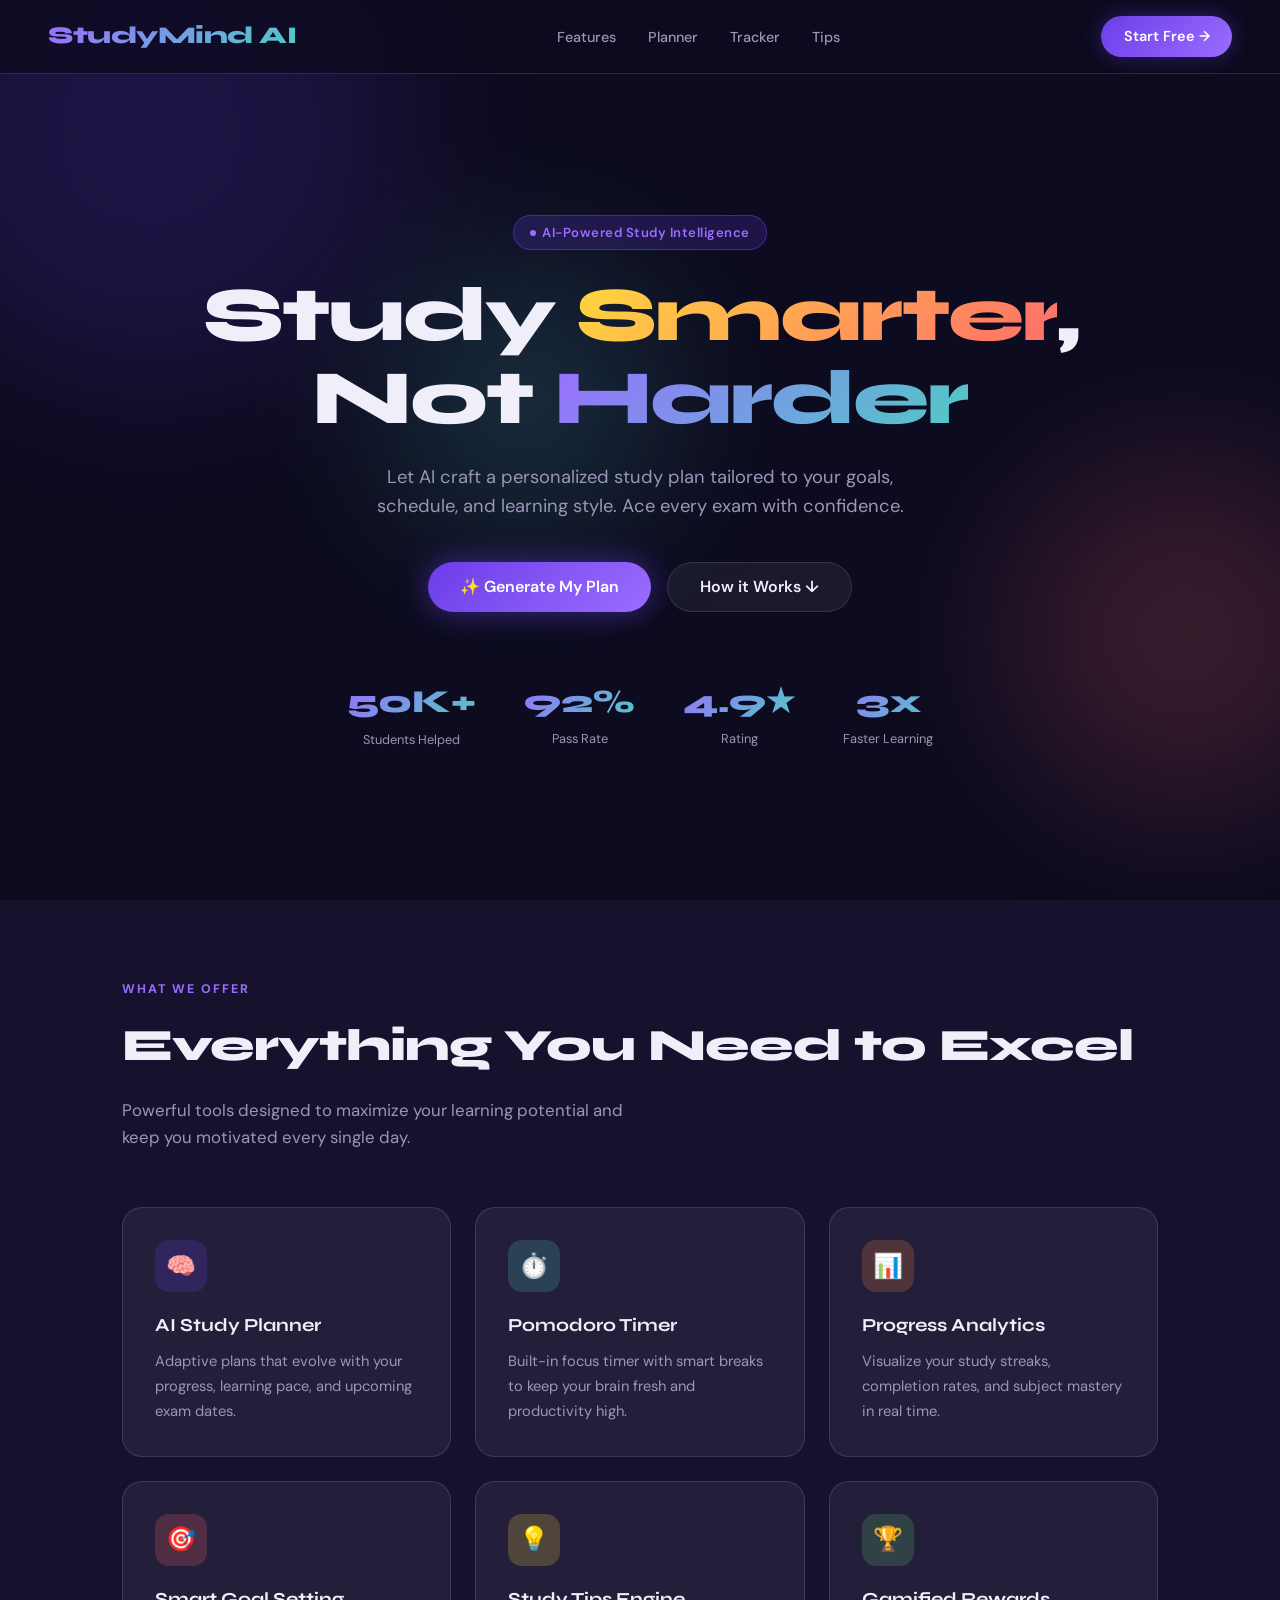
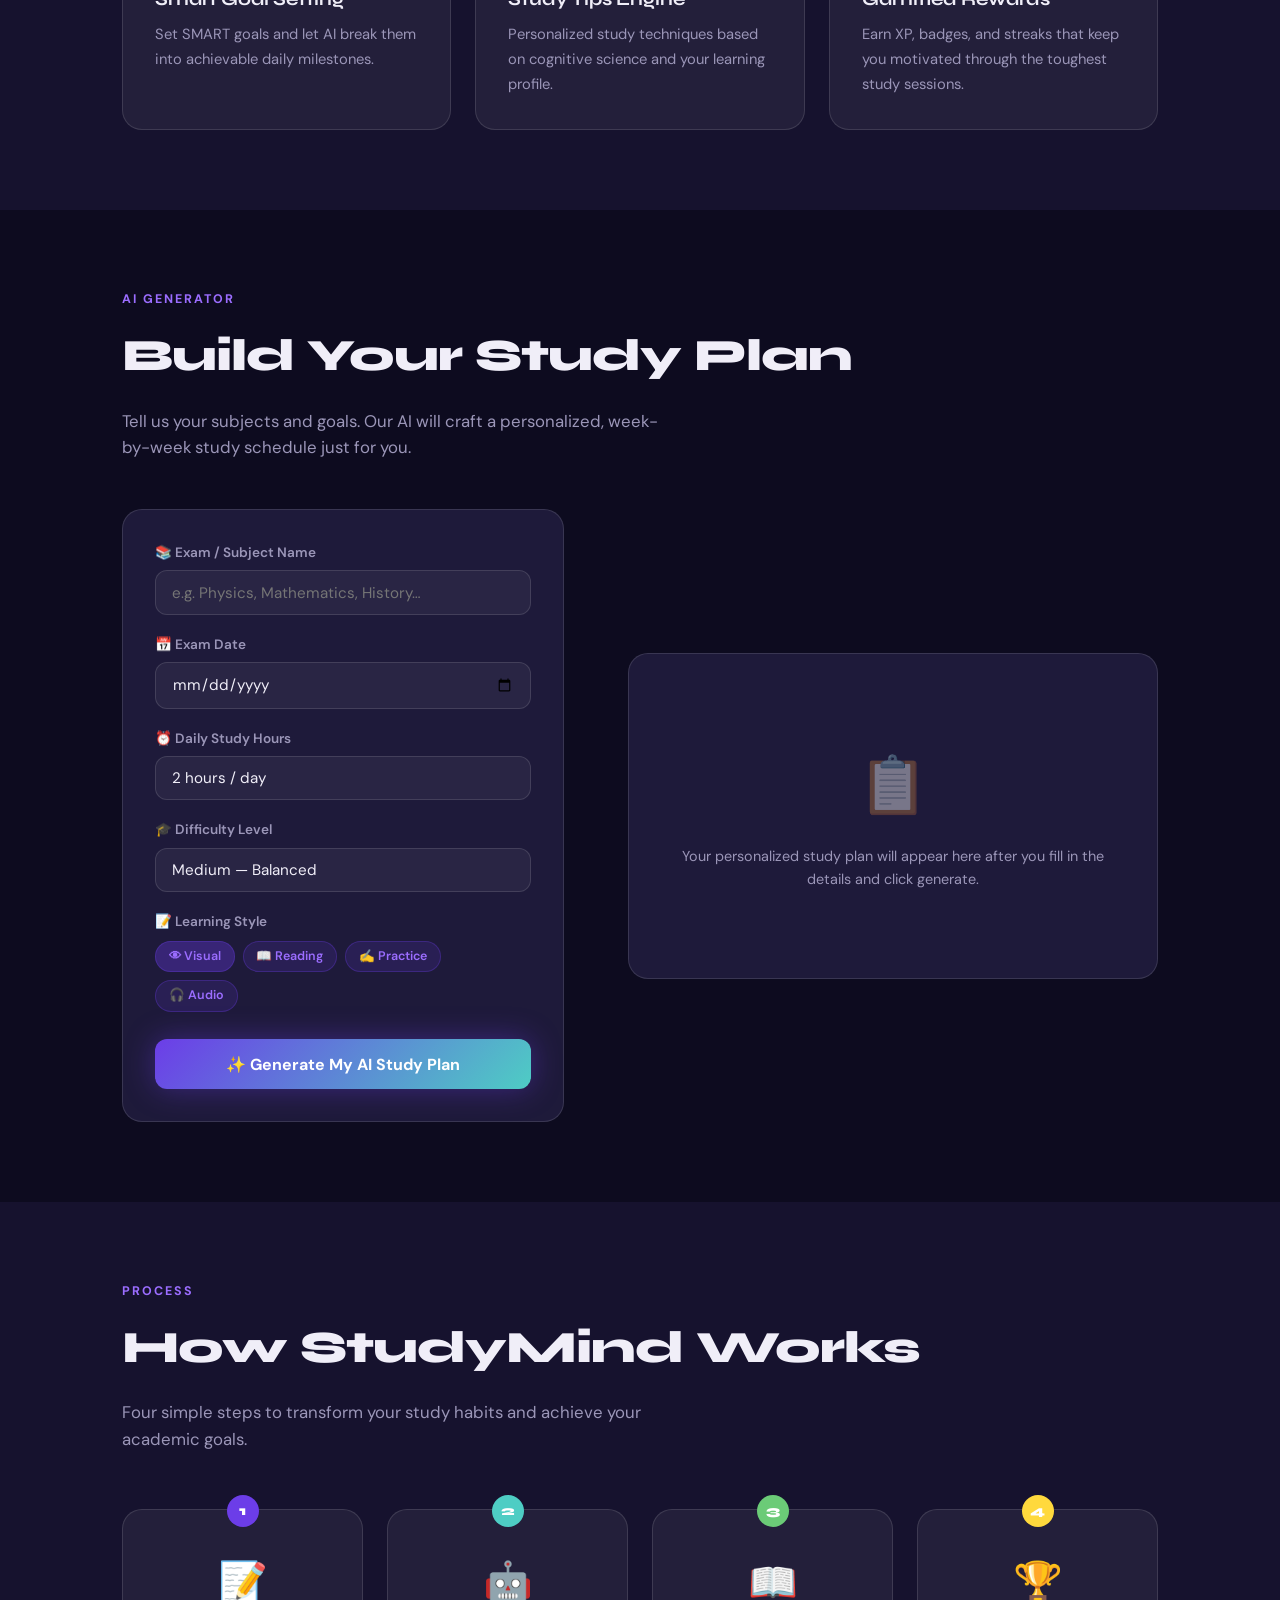
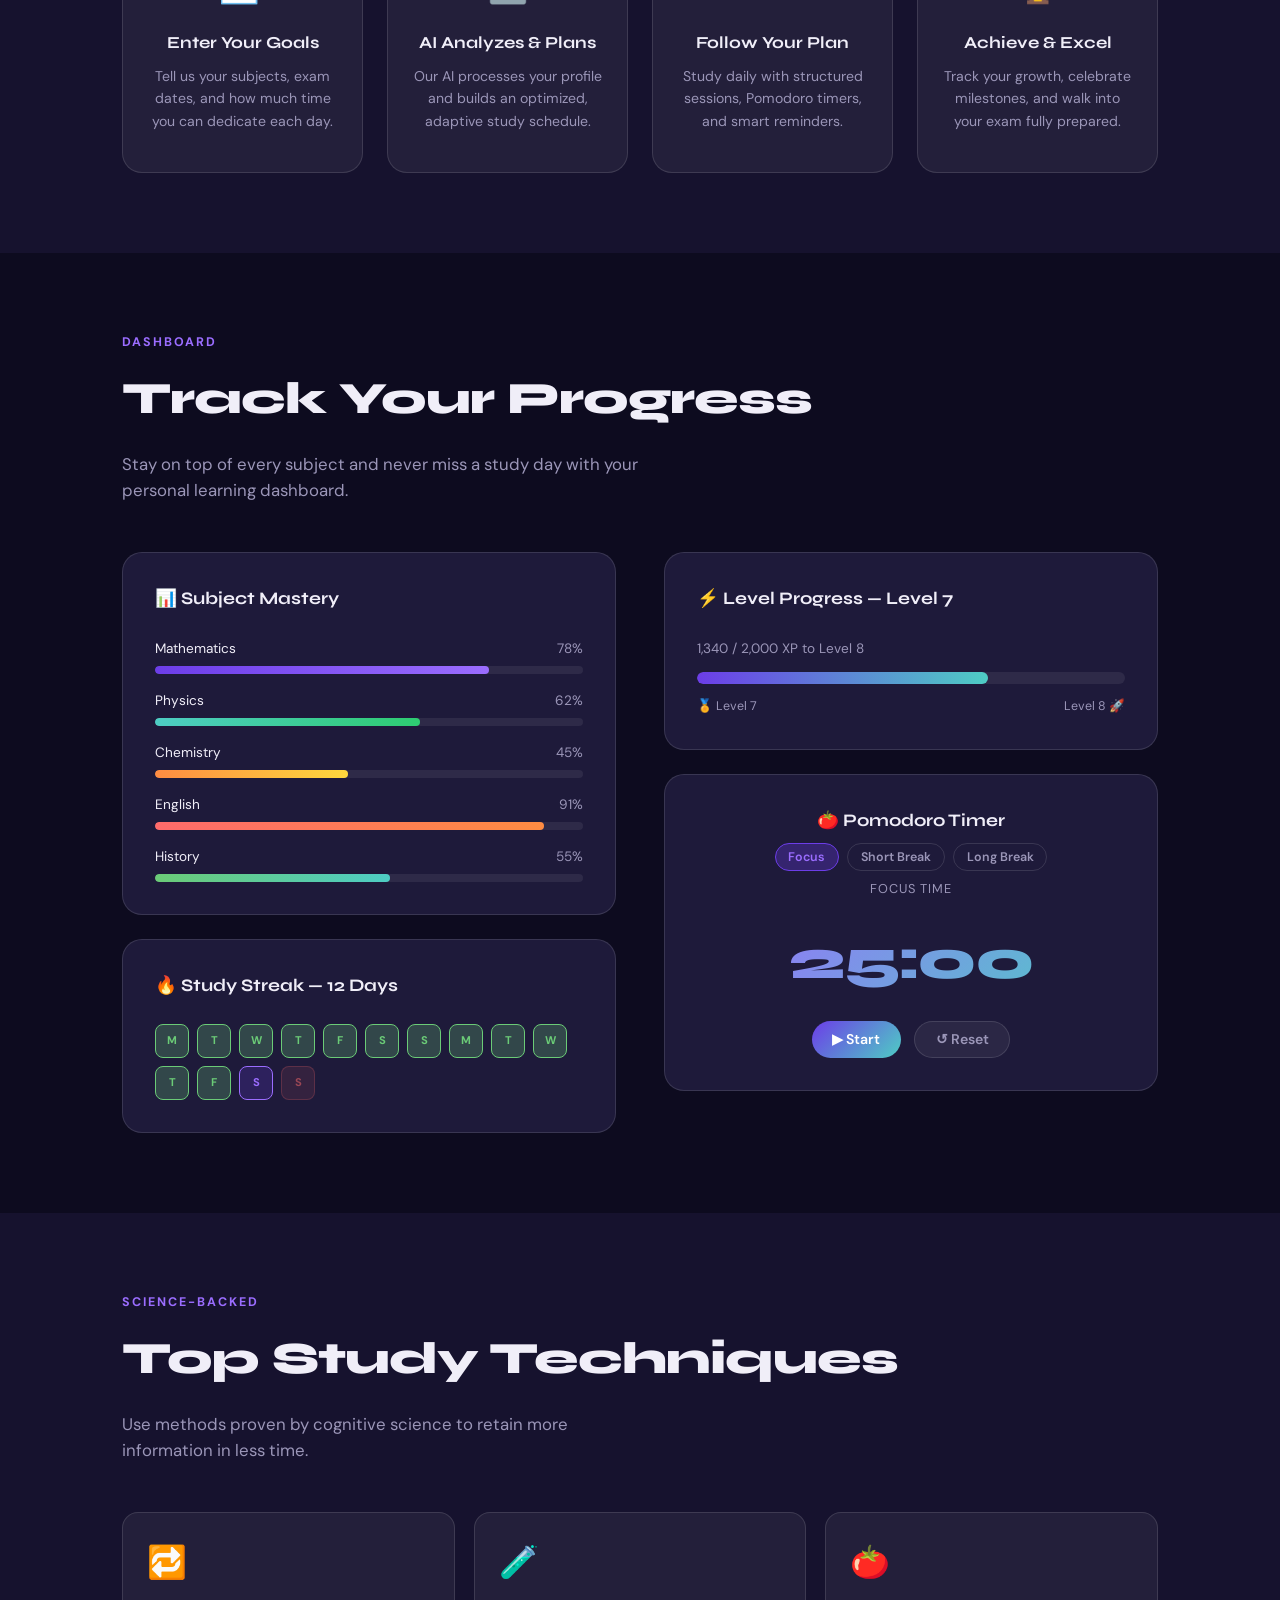
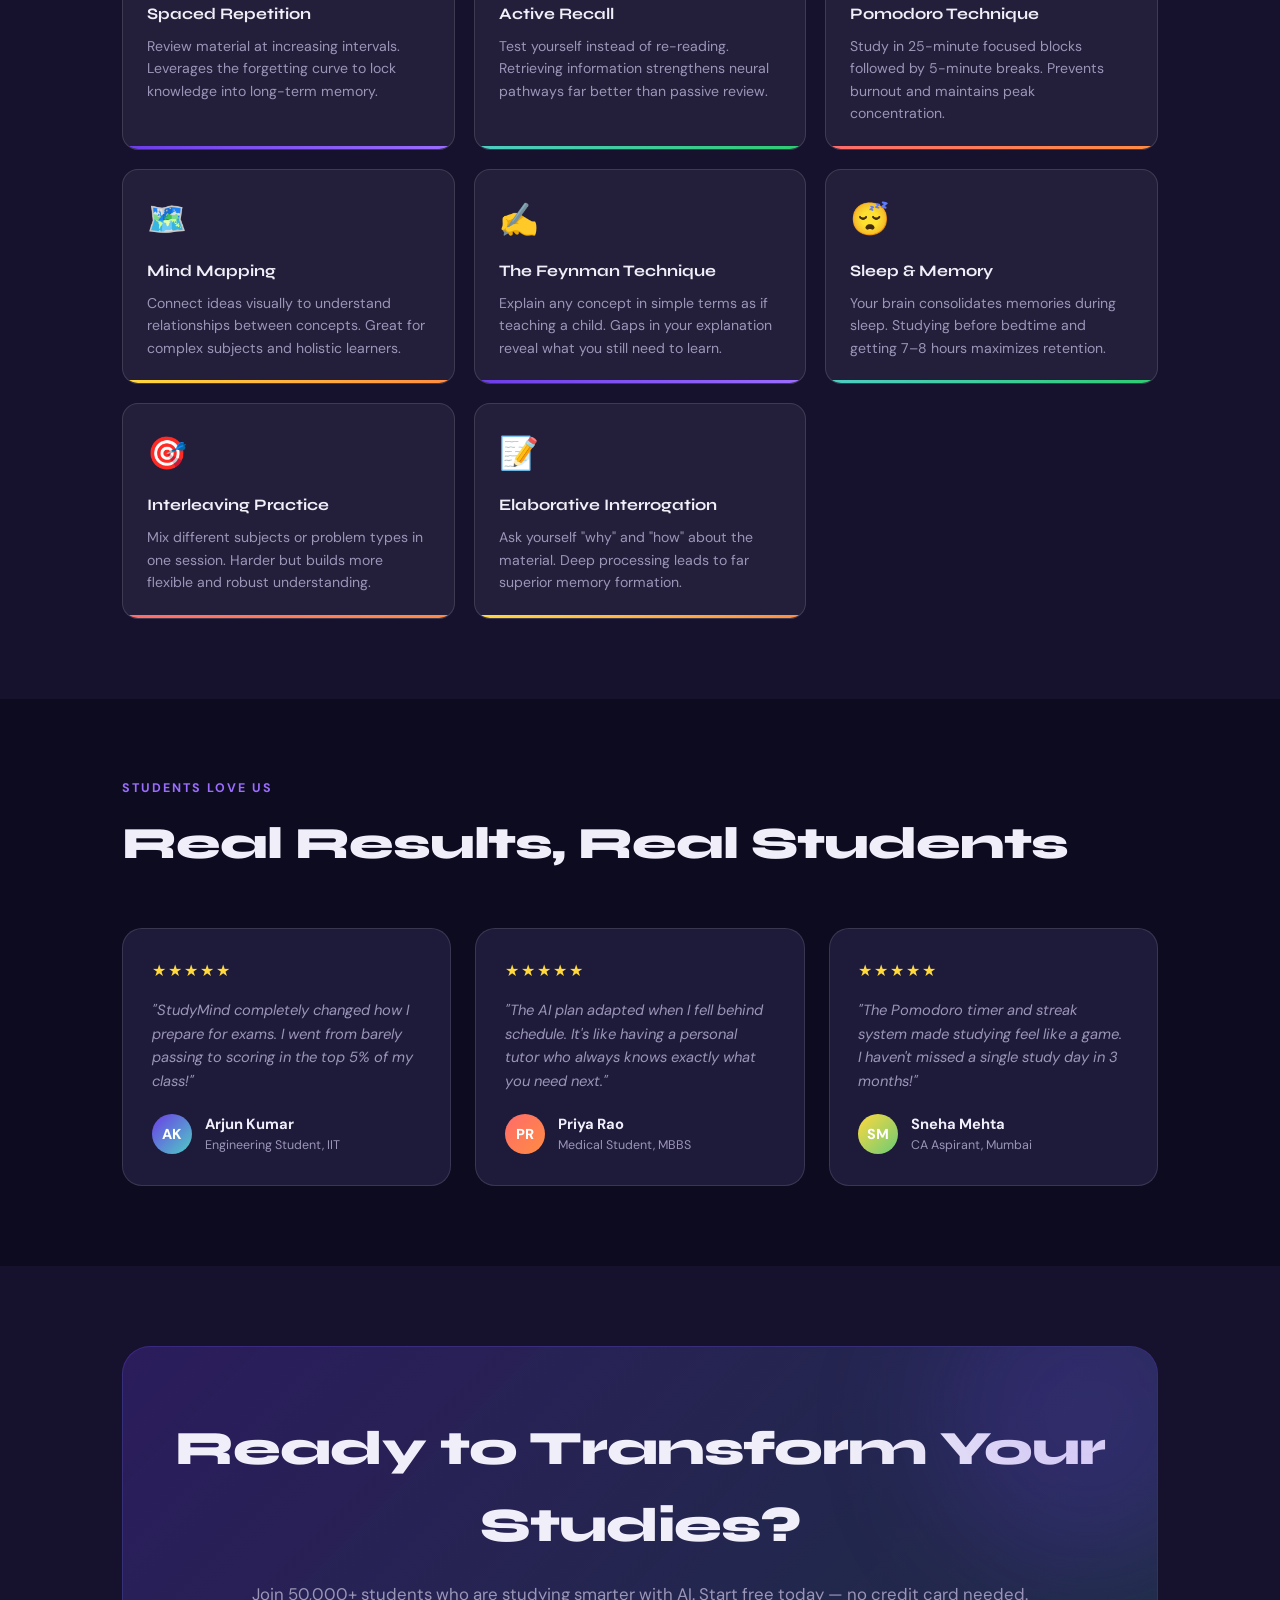
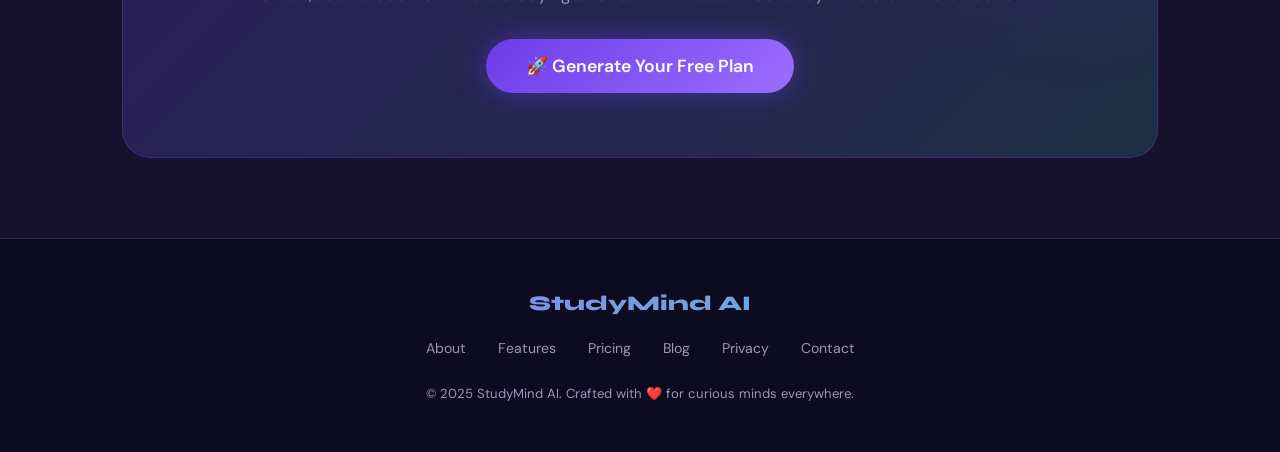
<file: index.html>
<!DOCTYPE html>
<html lang="en">
<head>
<meta charset="UTF-8">
<meta name="viewport" content="width=device-width, initial-scale=1.0">
<title>StudyMind AI — Your Smart Study Companion</title>
<link rel="preconnect" href="https://fonts.googleapis.com">
<link rel="preconnect" href="https://fonts.gstatic.com" crossorigin>
<link href="https://fonts.googleapis.com/css2?family=Syne:wght@400;600;700;800&family=DM+Sans:ital,wght@0,300;0,400;0,500;1,300&display=swap" rel="stylesheet">
<style>
:root {
  --primary:       #6C3DE8;
  --primary-light: #9B6DFF;
  --primary-dark:  #4A20C5;
  --accent:        #FF6B6B;
  --accent2:       #FFD93D;
  --accent3:       #6BCB77;
  --accent4:       #4ECDC4;
  --accent5:       #FF8C42;
  --bg:            #0D0B1F;
  --bg2:           #16122E;
  --bg3:           #1E1A3A;
  --glass:         rgba(255,255,255,0.06);
  --glass-border:  rgba(255,255,255,0.12);
  --text:          #F0EEF8;
  --text-muted:    #9B96B8;
  --card-radius:   20px;
  --font-display:  'Syne', sans-serif;
  --font-body:     'DM Sans', sans-serif;
}

*, *::before, *::after { box-sizing: border-box; margin: 0; padding: 0; }
html { scroll-behavior: smooth; }
body {
  font-family: var(--font-body);
  background: var(--bg);
  color: var(--text);
  overflow-x: hidden;
  line-height: 1.6;
}

/* ── BACKGROUND ORBS ── */
.bg-orbs { position:fixed; inset:0; pointer-events:none; z-index:0; overflow:hidden; }
.orb { position:absolute; border-radius:50%; filter:blur(80px); opacity:0.18; animation:floatOrb 12s ease-in-out infinite alternate; }
.orb1 { width:500px; height:500px; background:var(--primary);  top:-120px; left:-100px; animation-delay:0s; }
.orb2 { width:350px; height:350px; background:var(--accent);   bottom:10%; right:-80px; animation-delay:-4s; }
.orb3 { width:280px; height:280px; background:var(--accent4);  bottom:40%; left:30%;   animation-delay:-7s; }
@keyframes floatOrb {
  from { transform:translate(0,0) scale(1); }
  to   { transform:translate(30px,-40px) scale(1.1); }
}

/* ── NAV ── */
nav {
  position:fixed; top:0; left:0; right:0; z-index:100;
  display:flex; align-items:center; justify-content:space-between;
  padding:1rem 3rem;
  background:rgba(13,11,31,0.75);
  backdrop-filter:blur(20px);
  border-bottom:1px solid var(--glass-border);
  transition:padding 0.3s ease;
}
.logo {
  font-family:var(--font-display); font-size:1.5rem; font-weight:800;
  background:linear-gradient(135deg,var(--primary-light),var(--accent4));
  -webkit-background-clip:text; -webkit-text-fill-color:transparent;
  letter-spacing:-0.5px;
}
.nav-links { display:flex; gap:2rem; list-style:none; }
.nav-links a { color:var(--text-muted); text-decoration:none; font-size:0.9rem; font-weight:500; transition:color .2s; }
.nav-links a:hover { color:var(--text); }
.nav-cta {
  background:linear-gradient(135deg,var(--primary),var(--primary-light));
  color:#fff; padding:0.55rem 1.4rem; border-radius:50px;
  text-decoration:none; font-size:0.9rem; font-weight:600;
  transition:transform .2s, box-shadow .2s;
  box-shadow:0 0 20px rgba(108,61,232,0.4);
}
.nav-cta:hover { transform:translateY(-2px); box-shadow:0 0 30px rgba(108,61,232,0.6); }

/* ── HERO ── */
.hero {
  min-height:100vh; display:flex; align-items:center;
  justify-content:center; flex-direction:column;
  text-align:center; padding:8rem 2rem 4rem;
  position:relative; z-index:1;
}
.hero-badge {
  display:inline-flex; align-items:center; gap:6px;
  background:rgba(108,61,232,0.2); border:1px solid rgba(108,61,232,0.5);
  color:var(--primary-light); padding:0.4rem 1rem; border-radius:50px;
  font-size:0.82rem; font-weight:600; letter-spacing:0.5px;
  margin-bottom:1.5rem; animation:fadeSlideUp 0.6s ease both;
}
.hero-badge span { width:6px; height:6px; background:var(--primary-light); border-radius:50%; animation:pulse 1.5s infinite; }
@keyframes pulse { 0%,100%{opacity:1;transform:scale(1)} 50%{opacity:.5;transform:scale(1.4)} }

h1.hero-title {
  font-family:var(--font-display);
  font-size:clamp(2.6rem,6vw,5.2rem);
  font-weight:800; line-height:1.08; letter-spacing:-2px;
  margin-bottom:1.4rem; animation:fadeSlideUp 0.6s ease 0.1s both;
}
.hero-title .highlight {
  background:linear-gradient(135deg,var(--accent2),var(--accent));
  -webkit-background-clip:text; -webkit-text-fill-color:transparent;
}
.hero-title .highlight2 {
  background:linear-gradient(135deg,var(--primary-light),var(--accent4));
  -webkit-background-clip:text; -webkit-text-fill-color:transparent;
}
.hero-sub {
  color:var(--text-muted); font-size:1.15rem;
  max-width:560px; margin:0 auto 2.5rem;
  animation:fadeSlideUp 0.6s ease 0.2s both;
}
.hero-btns {
  display:flex; gap:1rem; justify-content:center; flex-wrap:wrap;
  animation:fadeSlideUp 0.6s ease 0.3s both;
}
.btn-primary {
  background:linear-gradient(135deg,var(--primary),var(--primary-light));
  color:#fff; padding:0.85rem 2rem; border-radius:50px;
  font-size:1rem; font-weight:600; border:none; cursor:pointer;
  transition:transform .2s, box-shadow .2s;
  box-shadow:0 0 30px rgba(108,61,232,0.5);
  font-family:var(--font-body);
}
.btn-primary:hover { transform:translateY(-3px); box-shadow:0 0 50px rgba(108,61,232,0.7); }
.btn-ghost {
  background:var(--glass); border:1px solid var(--glass-border);
  color:var(--text); padding:0.85rem 2rem; border-radius:50px;
  font-size:1rem; font-weight:600; cursor:pointer;
  backdrop-filter:blur(10px); transition:background .2s, transform .2s;
  font-family:var(--font-body);
}
.btn-ghost:hover { background:rgba(255,255,255,0.1); transform:translateY(-3px); }
.hero-stats {
  display:flex; gap:3rem; justify-content:center; margin-top:4rem;
  animation:fadeSlideUp 0.6s ease 0.4s both;
}
.stat { text-align:center; }
.stat-num {
  font-family:var(--font-display); font-size:2rem; font-weight:800;
  background:linear-gradient(135deg,var(--primary-light),var(--accent4));
  -webkit-background-clip:text; -webkit-text-fill-color:transparent;
}
.stat-label { font-size:0.8rem; color:var(--text-muted); margin-top:2px; }
@keyframes fadeSlideUp {
  from { opacity:0; transform:translateY(24px); }
  to   { opacity:1; transform:translateY(0); }
}

/* ── SECTION COMMONS ── */
section { position:relative; z-index:1; }
.section-wrap { max-width:1100px; margin:0 auto; padding:5rem 2rem; }
.section-label { font-size:0.78rem; font-weight:700; letter-spacing:2px; text-transform:uppercase; color:var(--primary-light); margin-bottom:0.6rem; }
.section-title { font-family:var(--font-display); font-size:clamp(1.8rem,3.5vw,3rem); font-weight:800; letter-spacing:-1px; margin-bottom:1rem; }
.section-desc { color:var(--text-muted); font-size:1.05rem; max-width:540px; }

/* ── FEATURES ── */
#features { background:var(--bg2); }
.features-grid { display:grid; grid-template-columns:repeat(auto-fit,minmax(300px,1fr)); gap:1.5rem; margin-top:3.5rem; }
.feature-card {
  background:var(--glass); border:1px solid var(--glass-border);
  border-radius:var(--card-radius); padding:2rem;
  transition:transform .3s, box-shadow .3s, border-color .3s;
  position:relative; overflow:hidden;
}
.feature-card::before {
  content:''; position:absolute; inset:0; border-radius:var(--card-radius);
  opacity:0; transition:opacity .3s;
  background:linear-gradient(135deg,rgba(108,61,232,0.08),rgba(78,205,196,0.08));
}
.feature-card:hover::before { opacity:1; }
.feature-card:hover { transform:translateY(-6px); box-shadow:0 20px 60px rgba(0,0,0,0.3); border-color:rgba(108,61,232,0.4); }
.feature-icon { width:52px; height:52px; border-radius:14px; display:flex; align-items:center; justify-content:center; font-size:1.5rem; margin-bottom:1.2rem; }
.ic-purple{background:rgba(108,61,232,0.2)} .ic-teal{background:rgba(78,205,196,0.2)}
.ic-orange{background:rgba(255,140,66,0.2)} .ic-pink{background:rgba(255,107,107,0.2)}
.ic-yellow{background:rgba(255,217,61,0.2)} .ic-green{background:rgba(107,203,119,0.2)}
.feature-card h3 { font-family:var(--font-display); font-size:1.15rem; font-weight:700; margin-bottom:0.5rem; }
.feature-card p { color:var(--text-muted); font-size:0.92rem; line-height:1.7; }

/* ── PLANNER ── */
#planner { background:var(--bg); }
.planner-layout { display:grid; grid-template-columns:1fr 1.2fr; gap:4rem; align-items:center; margin-top:3rem; }
.planner-form-wrap { background:var(--bg3); border:1px solid var(--glass-border); border-radius:var(--card-radius); padding:2rem; }
.form-group { margin-bottom:1.2rem; }
.form-group label { display:block; font-size:0.85rem; font-weight:600; color:var(--text-muted); margin-bottom:0.4rem; }
.form-group input,
.form-group select,
.form-group textarea {
  width:100%; background:rgba(255,255,255,0.05);
  border:1px solid var(--glass-border); border-radius:12px;
  padding:0.7rem 1rem; color:var(--text);
  font-family:var(--font-body); font-size:0.95rem;
  outline:none; transition:border-color .2s, background .2s; appearance:none;
}
.form-group select option { background:var(--bg3); color:var(--text); }
.form-group input:focus,
.form-group select:focus { border-color:var(--primary-light); background:rgba(108,61,232,0.08); }
.tag-row { display:flex; flex-wrap:wrap; gap:0.5rem; margin-top:0.5rem; }
.tag {
  background:rgba(108,61,232,0.15); border:1px solid rgba(108,61,232,0.3);
  color:var(--primary-light); padding:0.3rem 0.8rem; border-radius:50px;
  font-size:0.78rem; font-weight:600; cursor:pointer; transition:background .2s;
}
.tag:hover, .tag.active { background:rgba(108,61,232,0.35); }
#generate-btn {
  width:100%; padding:0.9rem;
  background:linear-gradient(135deg,var(--primary),var(--accent4));
  color:#fff; border:none; border-radius:12px;
  font-size:1rem; font-weight:700; cursor:pointer;
  font-family:var(--font-body); margin-top:0.5rem;
  transition:opacity .2s, transform .2s;
  box-shadow:0 0 30px rgba(108,61,232,0.4);
}
#generate-btn:hover { opacity:0.9; transform:translateY(-2px); }
#generate-btn:disabled { opacity:0.5; cursor:not-allowed; transform:none; }
.plan-output { background:var(--bg3); border:1px solid var(--glass-border); border-radius:var(--card-radius); padding:2rem; min-height:300px; }
.plan-placeholder { display:flex; flex-direction:column; align-items:center; justify-content:center; height:260px; gap:1rem; color:var(--text-muted); }
.plan-placeholder .ph-icon { font-size:3.5rem; opacity:0.4; }
.plan-placeholder p { font-size:0.9rem; text-align:center; }
.plan-result { display:none; }
.plan-result.visible { display:block; animation:fadeSlideUp 0.4s ease; }
.plan-result h3 { font-family:var(--font-display); font-size:1.3rem; font-weight:700; margin-bottom:1.2rem; }
.plan-days { display:flex; flex-direction:column; gap:0.8rem; }
.plan-day { background:rgba(255,255,255,0.04); border-radius:12px; border:1px solid var(--glass-border); overflow:hidden; }
.day-header { display:flex; align-items:center; justify-content:space-between; padding:0.8rem 1.1rem; cursor:pointer; transition:background .2s; }
.day-header:hover { background:rgba(255,255,255,0.04); }
.day-title { font-weight:700; font-size:0.92rem; display:flex; align-items:center; gap:0.6rem; }
.day-dot { width:10px; height:10px; border-radius:50%; }
.day-badge { font-size:0.75rem; color:var(--text-muted); background:rgba(255,255,255,0.07); padding:0.2rem 0.6rem; border-radius:50px; }
.day-body { padding:0 1.1rem 1rem; display:none; }
.day-body.open { display:block; animation:fadeSlideUp 0.2s ease; }
.task-item { display:flex; align-items:flex-start; gap:0.7rem; padding:0.5rem 0; border-bottom:1px solid rgba(255,255,255,0.05); font-size:0.88rem; }
.task-item:last-child { border-bottom:none; }
.task-check { width:18px; height:18px; border-radius:5px; flex-shrink:0; border:2px solid var(--glass-border); cursor:pointer; display:flex; align-items:center; justify-content:center; margin-top:1px; transition:background .2s, border-color .2s; }
.task-check.done { background:var(--accent3); border-color:var(--accent3); }
.task-check.done::after { content:'✓'; color:#fff; font-size:0.7rem; font-weight:800; }
.task-text { color:var(--text-muted); flex:1; }
.task-text strong { color:var(--text); }
.task-time { font-size:0.75rem; color:var(--text-muted); white-space:nowrap; background:rgba(255,255,255,0.06); padding:0.15rem 0.5rem; border-radius:50px; }
.spinner { display:none; }
.spinner.active { display:flex; align-items:center; justify-content:center; height:260px; }
.spin-ring { width:48px; height:48px; border:3px solid rgba(108,61,232,0.2); border-top-color:var(--primary-light); border-radius:50%; animation:spin 0.8s linear infinite; }
@keyframes spin { to { transform:rotate(360deg); } }

/* ── HOW IT WORKS ── */
#how { background:var(--bg2); }
.steps-grid { display:grid; grid-template-columns:repeat(auto-fit,minmax(220px,1fr)); gap:1.5rem; margin-top:3.5rem; }
.step-card { text-align:center; padding:2.5rem 1.5rem; border-radius:var(--card-radius); background:var(--glass); border:1px solid var(--glass-border); position:relative; transition:transform .3s; }
.step-card:hover { transform:translateY(-5px); }
.step-num { position:absolute; top:-15px; left:50%; transform:translateX(-50%); width:32px; height:32px; border-radius:50%; display:flex; align-items:center; justify-content:center; font-family:var(--font-display); font-size:0.85rem; font-weight:800; color:#fff; }
.step-emoji { font-size:2.5rem; margin-bottom:1rem; }
.step-card h3 { font-family:var(--font-display); font-size:1.05rem; font-weight:700; margin-bottom:0.5rem; }
.step-card p { color:var(--text-muted); font-size:0.88rem; }

/* ── TRACKER ── */
#tracker { background:var(--bg); }
.tracker-layout { display:grid; grid-template-columns:1fr 1fr; gap:3rem; align-items:start; margin-top:3rem; }
.tracker-card { background:var(--bg3); border:1px solid var(--glass-border); border-radius:var(--card-radius); padding:2rem; }
.tracker-card h3 { font-family:var(--font-display); font-size:1.1rem; font-weight:700; margin-bottom:1.5rem; display:flex; align-items:center; gap:0.5rem; }
.subject-progress { display:flex; flex-direction:column; gap:1rem; }
.progress-label { display:flex; justify-content:space-between; margin-bottom:0.4rem; font-size:0.85rem; }
.progress-label span:last-child { color:var(--text-muted); }
.progress-bar-wrap { background:rgba(255,255,255,0.07); border-radius:50px; height:8px; overflow:hidden; }
.progress-bar { height:100%; border-radius:50px; transition:width 1s ease; width:0; }
.streak-box { display:flex; gap:0.5rem; flex-wrap:wrap; margin-top:0.5rem; }
.streak-day { width:34px; height:34px; border-radius:8px; display:flex; align-items:center; justify-content:center; font-size:0.7rem; font-weight:700; border:1px solid var(--glass-border); }
.streak-day.done   { background:rgba(107,203,119,0.25); border-color:var(--accent3); color:var(--accent3); }
.streak-day.today  { border-color:var(--primary-light); color:var(--primary-light); background:rgba(108,61,232,0.2); }
.streak-day.missed { background:rgba(255,107,107,0.1); border-color:rgba(255,107,107,0.2); color:rgba(255,107,107,0.5); }
.xp-bar-wrap { background:rgba(255,255,255,0.07); border-radius:50px; height:12px; overflow:hidden; margin:0.8rem 0; }
.xp-bar { height:100%; border-radius:50px; background:linear-gradient(90deg,var(--primary),var(--accent4)); width:68%; }
.xp-labels { display:flex; justify-content:space-between; font-size:0.78rem; color:var(--text-muted); }

/* ── POMODORO ── */
.pomodoro-wrap { background:var(--bg3); border:1px solid var(--glass-border); border-radius:var(--card-radius); padding:2rem; text-align:center; }
.timer-display { font-family:var(--font-display); font-size:3.5rem; font-weight:800; letter-spacing:-2px; margin:1rem 0; background:linear-gradient(135deg,var(--primary-light),var(--accent4)); -webkit-background-clip:text; -webkit-text-fill-color:transparent; }
.timer-btns { display:flex; gap:0.8rem; justify-content:center; margin-top:1rem; }
.timer-btn { padding:0.55rem 1.3rem; border-radius:50px; font-size:0.88rem; font-weight:600; cursor:pointer; border:1px solid var(--glass-border); font-family:var(--font-body); transition:background .2s; }
.timer-btn.start { background:linear-gradient(135deg,var(--primary),var(--accent4)); color:#fff; border:none; }
.timer-btn.reset { background:var(--glass); color:var(--text-muted); }
.timer-label { font-size:0.8rem; color:var(--text-muted); letter-spacing:1px; text-transform:uppercase; }
.timer-modes { display:flex; gap:0.5rem; justify-content:center; margin-bottom:0.5rem; }
.mode-btn { padding:0.3rem 0.8rem; border-radius:50px; font-size:0.78rem; font-weight:600; cursor:pointer; border:1px solid var(--glass-border); background:transparent; color:var(--text-muted); transition:all .2s; font-family:var(--font-body); }
.mode-btn.active { background:rgba(108,61,232,0.3); color:var(--primary-light); border-color:var(--primary); }

/* ── TIPS ── */
#tips { background:var(--bg2); }
.tips-grid { display:grid; grid-template-columns:repeat(auto-fit,minmax(260px,1fr)); gap:1.2rem; margin-top:3rem; }
.tip-card { background:var(--glass); border:1px solid var(--glass-border); border-radius:16px; padding:1.5rem; position:relative; overflow:hidden; transition:transform .3s; }
.tip-card:hover { transform:translateY(-4px); }
.tip-card::after { content:''; position:absolute; bottom:0; left:0; right:0; height:3px; border-radius:0 0 16px 16px; }
.tip-card.t1::after { background:linear-gradient(90deg,var(--primary),var(--primary-light)); }
.tip-card.t2::after { background:linear-gradient(90deg,var(--accent4),#2ECC71); }
.tip-card.t3::after { background:linear-gradient(90deg,var(--accent),var(--accent5)); }
.tip-card.t4::after { background:linear-gradient(90deg,var(--accent2),var(--accent5)); }
.tip-emoji { font-size:2rem; margin-bottom:0.8rem; }
.tip-card h3 { font-family:var(--font-display); font-size:1rem; font-weight:700; margin-bottom:0.5rem; }
.tip-card p { color:var(--text-muted); font-size:0.88rem; }

/* ── TESTIMONIALS ── */
#testimonials { background:var(--bg); }
.testi-grid { display:grid; grid-template-columns:repeat(auto-fit,minmax(280px,1fr)); gap:1.5rem; margin-top:3rem; }
.testi-card { background:var(--bg3); border:1px solid var(--glass-border); border-radius:var(--card-radius); padding:1.8rem; transition:transform .3s; }
.testi-card:hover { transform:translateY(-4px); }
.testi-stars { color:var(--accent2); margin-bottom:1rem; letter-spacing:2px; }
.testi-text { color:var(--text-muted); font-size:0.92rem; margin-bottom:1.2rem; font-style:italic; }
.testi-user { display:flex; align-items:center; gap:0.8rem; }
.testi-avatar { width:40px; height:40px; border-radius:50%; display:flex; align-items:center; justify-content:center; font-weight:800; font-size:0.9rem; color:#fff; }
.testi-name { font-weight:700; font-size:0.92rem; }
.testi-role { font-size:0.78rem; color:var(--text-muted); }

/* ── CTA ── */
#cta { background:var(--bg2); }
.cta-wrap {
  text-align:center;
  background:linear-gradient(135deg,rgba(108,61,232,0.25),rgba(78,205,196,0.15));
  border:1px solid rgba(108,61,232,0.3); border-radius:28px;
  padding:4rem 2rem; position:relative; overflow:hidden;
}
.cta-wrap::before { content:''; position:absolute; width:300px; height:300px; border-radius:50%; background:rgba(108,61,232,0.2); filter:blur(60px); top:-80px; right:-80px; pointer-events:none; }
.cta-wrap h2 { font-family:var(--font-display); font-size:clamp(2rem,4vw,3rem); font-weight:800; letter-spacing:-1px; margin-bottom:1rem; }
.cta-wrap p { color:var(--text-muted); font-size:1.05rem; margin-bottom:2rem; }

/* ── FOOTER ── */
footer { background:var(--bg); border-top:1px solid var(--glass-border); padding:3rem 2rem; text-align:center; position:relative; z-index:1; }
.footer-logo { font-family:var(--font-display); font-size:1.3rem; font-weight:800; background:linear-gradient(135deg,var(--primary-light),var(--accent4)); -webkit-background-clip:text; -webkit-text-fill-color:transparent; margin-bottom:1rem; }
.footer-links { display:flex; gap:2rem; justify-content:center; flex-wrap:wrap; margin-bottom:1.5rem; }
.footer-links a { color:var(--text-muted); text-decoration:none; font-size:0.88rem; transition:color .2s; }
.footer-links a:hover { color:var(--text); }
footer p { color:var(--text-muted); font-size:0.82rem; }

/* ── SCROLL REVEAL ── */
.reveal { opacity:0; transform:translateY(30px); transition:opacity 0.6s ease, transform 0.6s ease; }
.reveal.visible { opacity:1; transform:translateY(0); }

/* ── RESPONSIVE ── */
@media(max-width:768px) {
  .planner-layout  { grid-template-columns:1fr; }
  .tracker-layout  { grid-template-columns:1fr; }
}
@media(max-width:640px) {
  nav           { padding:1rem 1.2rem; }
  .nav-links    { display:none; }
  .hero-stats   { gap:1.5rem; }
  .section-wrap { padding:3.5rem 1.2rem; }
}
</style>
</head>
<body>

<div class="bg-orbs">
  <div class="orb orb1"></div>
  <div class="orb orb2"></div>
  <div class="orb orb3"></div>
</div>

<nav>
  <div class="logo">StudyMind AI</div>
  <ul class="nav-links">
    <li><a href="#features">Features</a></li>
    <li><a href="#planner">Planner</a></li>
    <li><a href="#tracker">Tracker</a></li>
    <li><a href="#tips">Tips</a></li>
  </ul>
  <a href="#planner" class="nav-cta">Start Free →</a>
</nav>

<section class="hero">
  <div class="hero-badge"><span></span> AI-Powered Study Intelligence</div>
  <h1 class="hero-title">
    Study <span class="highlight">Smarter</span>,<br>
    Not <span class="highlight2">Harder</span>
  </h1>
  <p class="hero-sub">Let AI craft a personalized study plan tailored to your goals, schedule, and learning style. Ace every exam with confidence.</p>
  <div class="hero-btns">
    <button class="btn-primary" onclick="document.getElementById('planner').scrollIntoView({behavior:'smooth'})">✨ Generate My Plan</button>
    <button class="btn-ghost"   onclick="document.getElementById('how').scrollIntoView({behavior:'smooth'})">How it Works ↓</button>
  </div>
  <div class="hero-stats">
    <div class="stat"><div class="stat-num">50K+</div><div class="stat-label">Students Helped</div></div>
    <div class="stat"><div class="stat-num">92%</div><div class="stat-label">Pass Rate</div></div>
    <div class="stat"><div class="stat-num">4.9★</div><div class="stat-label">Rating</div></div>
    <div class="stat"><div class="stat-num">3x</div><div class="stat-label">Faster Learning</div></div>
  </div>
</section>

<section id="features">
  <div class="section-wrap">
    <p class="section-label reveal">What We Offer</p>
    <h2 class="section-title reveal">Everything You Need to Excel</h2>
    <p class="section-desc reveal">Powerful tools designed to maximize your learning potential and keep you motivated every single day.</p>
    <div class="features-grid">
      <div class="feature-card reveal"><div class="feature-icon ic-purple">🧠</div><h3>AI Study Planner</h3><p>Adaptive plans that evolve with your progress, learning pace, and upcoming exam dates.</p></div>
      <div class="feature-card reveal"><div class="feature-icon ic-teal">⏱️</div><h3>Pomodoro Timer</h3><p>Built-in focus timer with smart breaks to keep your brain fresh and productivity high.</p></div>
      <div class="feature-card reveal"><div class="feature-icon ic-orange">📊</div><h3>Progress Analytics</h3><p>Visualize your study streaks, completion rates, and subject mastery in real time.</p></div>
      <div class="feature-card reveal"><div class="feature-icon ic-pink">🎯</div><h3>Smart Goal Setting</h3><p>Set SMART goals and let AI break them into achievable daily milestones.</p></div>
      <div class="feature-card reveal"><div class="feature-icon ic-yellow">💡</div><h3>Study Tips Engine</h3><p>Personalized study techniques based on cognitive science and your learning profile.</p></div>
      <div class="feature-card reveal"><div class="feature-icon ic-green">🏆</div><h3>Gamified Rewards</h3><p>Earn XP, badges, and streaks that keep you motivated through the toughest study sessions.</p></div>
    </div>
  </div>
</section>

<section id="planner">
  <div class="section-wrap">
    <p class="section-label reveal">AI Generator</p>
    <h2 class="section-title reveal">Build Your Study Plan</h2>
    <p class="section-desc reveal">Tell us your subjects and goals. Our AI will craft a personalized, week-by-week study schedule just for you.</p>
    <div class="planner-layout">
      <div class="planner-form-wrap reveal">
        <div class="form-group">
          <label>📚 Exam / Subject Name</label>
          <input type="text" id="subject-input" placeholder="e.g. Physics, Mathematics, History…">
        </div>
        <div class="form-group">
          <label>📅 Exam Date</label>
          <input type="date" id="exam-date">
        </div>
        <div class="form-group">
          <label>⏰ Daily Study Hours</label>
          <select id="study-hours">
            <option value="1">1 hour / day</option>
            <option value="2" selected>2 hours / day</option>
            <option value="3">3 hours / day</option>
            <option value="4">4+ hours / day</option>
          </select>
        </div>
        <div class="form-group">
          <label>🎓 Difficulty Level</label>
          <select id="difficulty">
            <option value="easy">Easy — Light Review</option>
            <option value="medium" selected>Medium — Balanced</option>
            <option value="hard">Hard — Intense Prep</option>
          </select>
        </div>
        <div class="form-group">
          <label>📝 Learning Style</label>
          <div class="tag-row" id="style-tags">
            <span class="tag active" data-val="visual">👁 Visual</span>
            <span class="tag" data-val="reading">📖 Reading</span>
            <span class="tag" data-val="practice">✍️ Practice</span>
            <span class="tag" data-val="audio">🎧 Audio</span>
          </div>
        </div>
        <button id="generate-btn" onclick="generatePlan()">✨ Generate My AI Study Plan</button>
      </div>
      <div>
        <div class="plan-output reveal" id="plan-output">
          <div class="plan-placeholder" id="plan-placeholder">
            <div class="ph-icon">📋</div>
            <p>Your personalized study plan will appear here after you fill in the details and click generate.</p>
          </div>
          <div class="spinner" id="spinner"><div class="spin-ring"></div></div>
          <div class="plan-result" id="plan-result">
            <h3 id="plan-title">Your Study Plan</h3>
            <div class="plan-days" id="plan-days"></div>
          </div>
        </div>
      </div>
    </div>
  </div>
</section>

<section id="how">
  <div class="section-wrap">
    <p class="section-label reveal">Process</p>
    <h2 class="section-title reveal">How StudyMind Works</h2>
    <p class="section-desc reveal">Four simple steps to transform your study habits and achieve your academic goals.</p>
    <div class="steps-grid">
      <div class="step-card reveal"><div class="step-num" style="background:var(--primary)">1</div><div class="step-emoji">📝</div><h3>Enter Your Goals</h3><p>Tell us your subjects, exam dates, and how much time you can dedicate each day.</p></div>
      <div class="step-card reveal"><div class="step-num" style="background:var(--accent4)">2</div><div class="step-emoji">🤖</div><h3>AI Analyzes & Plans</h3><p>Our AI processes your profile and builds an optimized, adaptive study schedule.</p></div>
      <div class="step-card reveal"><div class="step-num" style="background:var(--accent3)">3</div><div class="step-emoji">📖</div><h3>Follow Your Plan</h3><p>Study daily with structured sessions, Pomodoro timers, and smart reminders.</p></div>
      <div class="step-card reveal"><div class="step-num" style="background:var(--accent2)">4</div><div class="step-emoji">🏆</div><h3>Achieve & Excel</h3><p>Track your growth, celebrate milestones, and walk into your exam fully prepared.</p></div>
    </div>
  </div>
</section>

<section id="tracker">
  <div class="section-wrap">
    <p class="section-label reveal">Dashboard</p>
    <h2 class="section-title reveal">Track Your Progress</h2>
    <p class="section-desc reveal">Stay on top of every subject and never miss a study day with your personal learning dashboard.</p>
    <div class="tracker-layout">
      <div>
        <div class="tracker-card reveal" style="margin-bottom:1.5rem">
          <h3>📊 Subject Mastery</h3>
          <div class="subject-progress">
            <div class="progress-item"><div class="progress-label"><span>Mathematics</span><span>78%</span></div><div class="progress-bar-wrap"><div class="progress-bar" data-width="78" style="background:linear-gradient(90deg,#6C3DE8,#9B6DFF)"></div></div></div>
            <div class="progress-item"><div class="progress-label"><span>Physics</span><span>62%</span></div><div class="progress-bar-wrap"><div class="progress-bar" data-width="62" style="background:linear-gradient(90deg,#4ECDC4,#2ECC71)"></div></div></div>
            <div class="progress-item"><div class="progress-label"><span>Chemistry</span><span>45%</span></div><div class="progress-bar-wrap"><div class="progress-bar" data-width="45" style="background:linear-gradient(90deg,#FF8C42,#FFD93D)"></div></div></div>
            <div class="progress-item"><div class="progress-label"><span>English</span><span>91%</span></div><div class="progress-bar-wrap"><div class="progress-bar" data-width="91" style="background:linear-gradient(90deg,#FF6B6B,#FF8C42)"></div></div></div>
            <div class="progress-item"><div class="progress-label"><span>History</span><span>55%</span></div><div class="progress-bar-wrap"><div class="progress-bar" data-width="55" style="background:linear-gradient(90deg,#6BCB77,#4ECDC4)"></div></div></div>
          </div>
        </div>
        <div class="tracker-card reveal">
          <h3>🔥 Study Streak — 12 Days</h3>
          <div class="streak-box" id="streak-box"></div>
        </div>
      </div>
      <div>
        <div class="tracker-card reveal" style="margin-bottom:1.5rem">
          <h3>⚡ Level Progress — Level 7</h3>
          <p style="font-size:0.85rem;color:var(--text-muted);margin-bottom:0.5rem">1,340 / 2,000 XP to Level 8</p>
          <div class="xp-bar-wrap"><div class="xp-bar"></div></div>
          <div class="xp-labels"><span>🏅 Level 7</span><span>Level 8 🚀</span></div>
        </div>
        <div class="pomodoro-wrap reveal">
          <h3 style="font-family:var(--font-display);font-size:1.1rem;font-weight:700;margin-bottom:0.5rem">🍅 Pomodoro Timer</h3>
          <div class="timer-modes">
            <button class="mode-btn active" onclick="setMode(25,'Focus',event)">Focus</button>
            <button class="mode-btn" onclick="setMode(5,'Short Break',event)">Short Break</button>
            <button class="mode-btn" onclick="setMode(15,'Long Break',event)">Long Break</button>
          </div>
          <div class="timer-label" id="timer-label">FOCUS TIME</div>
          <div class="timer-display" id="timer-display">25:00</div>
          <div class="timer-btns">
            <button class="timer-btn start" id="timer-start-btn" onclick="toggleTimer()">▶ Start</button>
            <button class="timer-btn reset" onclick="resetTimer()">↺ Reset</button>
          </div>
        </div>
      </div>
    </div>
  </div>
</section>

<section id="tips">
  <div class="section-wrap">
    <p class="section-label reveal">Science-Backed</p>
    <h2 class="section-title reveal">Top Study Techniques</h2>
    <p class="section-desc reveal">Use methods proven by cognitive science to retain more information in less time.</p>
    <div class="tips-grid">
      <div class="tip-card t1 reveal"><div class="tip-emoji">🔁</div><h3>Spaced Repetition</h3><p>Review material at increasing intervals. Leverages the forgetting curve to lock knowledge into long-term memory.</p></div>
      <div class="tip-card t2 reveal"><div class="tip-emoji">🧪</div><h3>Active Recall</h3><p>Test yourself instead of re-reading. Retrieving information strengthens neural pathways far better than passive review.</p></div>
      <div class="tip-card t3 reveal"><div class="tip-emoji">🍅</div><h3>Pomodoro Technique</h3><p>Study in 25-minute focused blocks followed by 5-minute breaks. Prevents burnout and maintains peak concentration.</p></div>
      <div class="tip-card t4 reveal"><div class="tip-emoji">🗺️</div><h3>Mind Mapping</h3><p>Connect ideas visually to understand relationships between concepts. Great for complex subjects and holistic learners.</p></div>
      <div class="tip-card t1 reveal"><div class="tip-emoji">✍️</div><h3>The Feynman Technique</h3><p>Explain any concept in simple terms as if teaching a child. Gaps in your explanation reveal what you still need to learn.</p></div>
      <div class="tip-card t2 reveal"><div class="tip-emoji">😴</div><h3>Sleep & Memory</h3><p>Your brain consolidates memories during sleep. Studying before bedtime and getting 7–8 hours maximizes retention.</p></div>
      <div class="tip-card t3 reveal"><div class="tip-emoji">🎯</div><h3>Interleaving Practice</h3><p>Mix different subjects or problem types in one session. Harder but builds more flexible and robust understanding.</p></div>
      <div class="tip-card t4 reveal"><div class="tip-emoji">📝</div><h3>Elaborative Interrogation</h3><p>Ask yourself "why" and "how" about the material. Deep processing leads to far superior memory formation.</p></div>
    </div>
  </div>
</section>

<section id="testimonials">
  <div class="section-wrap">
    <p class="section-label reveal">Students Love Us</p>
    <h2 class="section-title reveal">Real Results, Real Students</h2>
    <div class="testi-grid">
      <div class="testi-card reveal">
        <div class="testi-stars">★★★★★</div>
        <p class="testi-text">"StudyMind completely changed how I prepare for exams. I went from barely passing to scoring in the top 5% of my class!"</p>
        <div class="testi-user"><div class="testi-avatar" style="background:linear-gradient(135deg,#6C3DE8,#4ECDC4)">AK</div><div><div class="testi-name">Arjun Kumar</div><div class="testi-role">Engineering Student, IIT</div></div></div>
      </div>
      <div class="testi-card reveal">
        <div class="testi-stars">★★★★★</div>
        <p class="testi-text">"The AI plan adapted when I fell behind schedule. It's like having a personal tutor who always knows exactly what you need next."</p>
        <div class="testi-user"><div class="testi-avatar" style="background:linear-gradient(135deg,#FF6B6B,#FF8C42)">PR</div><div><div class="testi-name">Priya Rao</div><div class="testi-role">Medical Student, MBBS</div></div></div>
      </div>
      <div class="testi-card reveal">
        <div class="testi-stars">★★★★★</div>
        <p class="testi-text">"The Pomodoro timer and streak system made studying feel like a game. I haven't missed a single study day in 3 months!"</p>
        <div class="testi-user"><div class="testi-avatar" style="background:linear-gradient(135deg,#FFD93D,#6BCB77)">SM</div><div><div class="testi-name">Sneha Mehta</div><div class="testi-role">CA Aspirant, Mumbai</div></div></div>
      </div>
    </div>
  </div>
</section>

<section id="cta">
  <div class="section-wrap">
    <div class="cta-wrap reveal">
      <h2>Ready to Transform Your Studies?</h2>
      <p>Join 50,000+ students who are studying smarter with AI. Start free today — no credit card needed.</p>
      <button class="btn-primary" style="font-size:1.1rem;padding:1rem 2.5rem" onclick="document.getElementById('planner').scrollIntoView({behavior:'smooth'})">🚀 Generate Your Free Plan</button>
    </div>
  </div>
</section>

<footer>
  <div class="footer-logo">StudyMind AI</div>
  <div class="footer-links">
    <a href="#">About</a><a href="#">Features</a><a href="#">Pricing</a>
    <a href="#">Blog</a><a href="#">Privacy</a><a href="#">Contact</a>
  </div>
  <p>© 2025 StudyMind AI. Crafted with ❤️ for curious minds everywhere.</p>
</footer>

<script>
/* ── SCROLL REVEAL ── */
const observer = new IntersectionObserver(entries => {
  entries.forEach(e => { if (e.isIntersecting) e.target.classList.add('visible'); });
}, { threshold: 0.12 });
document.querySelectorAll('.reveal').forEach(el => observer.observe(el));

/* ── PROGRESS BARS ── */
const barObserver = new IntersectionObserver(entries => {
  entries.forEach(e => {
    if (e.isIntersecting) {
      e.target.querySelectorAll('.progress-bar').forEach(b => { b.style.width = b.dataset.width + '%'; });
    }
  });
}, { threshold: 0.3 });
document.querySelectorAll('.tracker-card').forEach(c => barObserver.observe(c));

/* ── STYLE TAGS ── */
document.querySelectorAll('#style-tags .tag').forEach(tag => {
  tag.addEventListener('click', () => {
    document.querySelectorAll('#style-tags .tag').forEach(t => t.classList.remove('active'));
    tag.classList.add('active');
  });
});

/* ── STREAK CALENDAR ── */
(function buildStreak() {
  const box = document.getElementById('streak-box');
  if (!box) return;
  const letters = ['M','T','W','T','F','S','S'];
  for (let i = 0; i < 14; i++) {
    const d = document.createElement('div');
    d.className = 'streak-day ' + (i < 12 ? 'done' : i === 12 ? 'today' : 'missed');
    d.textContent = letters[i % 7];
    box.appendChild(d);
  }
})();

/* ── POMODORO TIMER ── */
let timerInterval = null, timerSeconds = 25*60, timerRunning = false, timerDuration = 25;

function pad(n) { return String(n).padStart(2,'0'); }

function setMode(mins, label, e) {
  document.querySelectorAll('.mode-btn').forEach(b => b.classList.remove('active'));
  if (e && e.target) e.target.classList.add('active');
  resetTimer();
  timerDuration = mins; timerSeconds = mins * 60;
  document.getElementById('timer-label').textContent = label.toUpperCase();
  document.getElementById('timer-display').textContent = pad(mins) + ':00';
}

function toggleTimer() {
  const btn = document.getElementById('timer-start-btn');
  if (timerRunning) {
    clearInterval(timerInterval); timerRunning = false; btn.textContent = '▶ Resume';
  } else {
    timerRunning = true; btn.textContent = '⏸ Pause';
    timerInterval = setInterval(() => {
      timerSeconds--;
      if (timerSeconds < 0) {
        clearInterval(timerInterval); timerRunning = false;
        btn.textContent = '▶ Start';
        document.getElementById('timer-display').textContent = '00:00';
        alert('⏰ Time is up! Great work! Take a break 😊');
        return;
      }
      document.getElementById('timer-display').textContent = pad(Math.floor(timerSeconds/60)) + ':' + pad(timerSeconds%60);
    }, 1000);
  }
}

function resetTimer() {
  clearInterval(timerInterval); timerRunning = false; timerSeconds = timerDuration * 60;
  document.getElementById('timer-start-btn').textContent = '▶ Start';
  document.getElementById('timer-display').textContent = pad(timerDuration) + ':00';
}

/* ── PLAN GENERATOR ── */
const PLAN_TEMPLATES = {
  easy:   [{label:'Introduction & Overview',time:'30 min'},{label:'Concept Mind Map',time:'20 min'},{label:'Light Practice Problems',time:'25 min'},{label:'Flashcard Review',time:'15 min'}],
  medium: [{label:'Deep Reading & Notes',time:'45 min'},{label:'Concept Application',time:'30 min'},{label:'Self-Testing (Active Recall)',time:'20 min'},{label:'Problem Solving',time:'35 min'},{label:'Summary & Spaced Review',time:'15 min'}],
  hard:   [{label:'Intense Reading + Annotations',time:'60 min'},{label:'Formula / Key Concept Drill',time:'40 min'},{label:'Past Paper Questions',time:'50 min'},{label:'Error Analysis & Corrections',time:'25 min'},{label:'Teach-Back Method',time:'20 min'},{label:'Final Spaced Review',time:'15 min'}],
};

const TOPICS = {
  physics:['Mechanics & Motion','Waves & Optics','Electricity & Magnetism','Thermodynamics','Modern Physics'],
  mathematics:['Algebra & Functions','Calculus (Derivatives)','Calculus (Integration)','Probability & Statistics','Linear Algebra'],
  chemistry:['Atomic Structure','Chemical Bonding','Thermochemistry','Organic Chemistry Basics','Reaction Kinetics'],
  history:['Ancient Civilizations','Medieval Period','Industrial Revolution','World Wars','Modern Era'],
  biology:['Cell Biology','Genetics & DNA','Human Physiology','Ecology','Evolution'],
  english:['Grammar & Composition','Reading Comprehension','Essay Writing','Literature Analysis','Vocabulary Building'],
  geography:['Physical Geography','Human Geography','Climate & Weather','Maps & Cartography','Environmental Issues'],
  economics:['Microeconomics Basics','Macroeconomics','Supply & Demand','Market Structures','Global Trade'],
  computer:['Data Structures','Algorithms','Operating Systems','Databases','Networking'],
  default:['Core Concepts & Fundamentals','Key Theories & Frameworks','Practical Applications','Case Studies & Examples','Exam Strategy & Revision'],
};

const DAY_COLORS = ['#6C3DE8','#4ECDC4','#FF6B6B','#FFD93D','#6BCB77','#FF8C42','#9B6DFF'];
const DAY_NAMES  = ['Monday','Tuesday','Wednesday','Thursday','Friday','Saturday','Sunday'];

function getTopics(subject) {
  const key = subject.toLowerCase().trim();
  for (const k in TOPICS) { if (key.includes(k)) return TOPICS[k]; }
  return TOPICS.default.map(t => subject + ' — ' + t);
}

async function generatePlan() {
  const subject    = document.getElementById('subject-input').value.trim();
  const examDate   = document.getElementById('exam-date').value;
  const hours      = parseInt(document.getElementById('study-hours').value);
  const difficulty = document.getElementById('difficulty').value;
  if (!subject) { alert('Please enter a subject or exam name!'); return; }

  const btn = document.getElementById('generate-btn');
  btn.disabled = true; btn.textContent = '⏳ Generating…';
  document.getElementById('plan-placeholder').style.display = 'none';
  document.getElementById('plan-result').classList.remove('visible');
  document.getElementById('spinner').classList.add('active');

  await new Promise(r => setTimeout(r, 1800));
  document.getElementById('spinner').classList.remove('active');

  const tasks  = PLAN_TEMPLATES[difficulty] || PLAN_TEMPLATES.medium;
  const topics = getTopics(subject);
  let daysHTML = '';

  for (let d = 0; d < 7; d++) {
    const topic = topics[d % topics.length];
    const color = DAY_COLORS[d % DAY_COLORS.length];
    const tasksHTML = tasks.map(t => `
      <div class="task-item">
        <div class="task-check" onclick="toggleTask(this)"></div>
        <div class="task-text"><strong>${t.label}</strong> — ${topic}</div>
        <span class="task-time">${t.time}</span>
      </div>`).join('');
    daysHTML += `
      <div class="plan-day">
        <div class="day-header" onclick="toggleDay(this)">
          <span class="day-title"><span class="day-dot" style="background:${color}"></span>Day ${d+1} — ${DAY_NAMES[d]}</span>
          <span class="day-badge">${tasks.length} tasks · ${hours}h</span>
        </div>
        <div class="day-body">${tasksHTML}</div>
      </div>`;
  }

  let dateStr = '';
  if (examDate) {
    dateStr = ' · Exam on ' + new Date(examDate).toLocaleDateString('en-IN',{day:'numeric',month:'short',year:'numeric'});
  }

  document.getElementById('plan-title').textContent = '📚 ' + subject + ' Study Plan' + dateStr;
  document.getElementById('plan-days').innerHTML = daysHTML;
  document.getElementById('plan-result').classList.add('visible');

  const firstBody = document.querySelector('.day-body');
  if (firstBody) firstBody.classList.add('open');

  btn.disabled = false; btn.textContent = '✨ Generate My AI Study Plan';
}

function toggleDay(header) {
  const body = header.nextElementSibling;
  if (body) body.classList.toggle('open');
}

function toggleTask(check) {
  check.classList.toggle('done');
  const text = check.nextElementSibling;
  if (!text) return;
  text.style.textDecoration = check.classList.contains('done') ? 'line-through' : '';
  text.style.opacity        = check.classList.contains('done') ? '0.5' : '';
}

/* ── NAV SHRINK ── */
window.addEventListener('scroll', () => {
  document.querySelector('nav').style.padding = window.scrollY > 60 ? '0.7rem 3rem' : '1rem 3rem';
});
</script>
</body>
</html>
</file>
